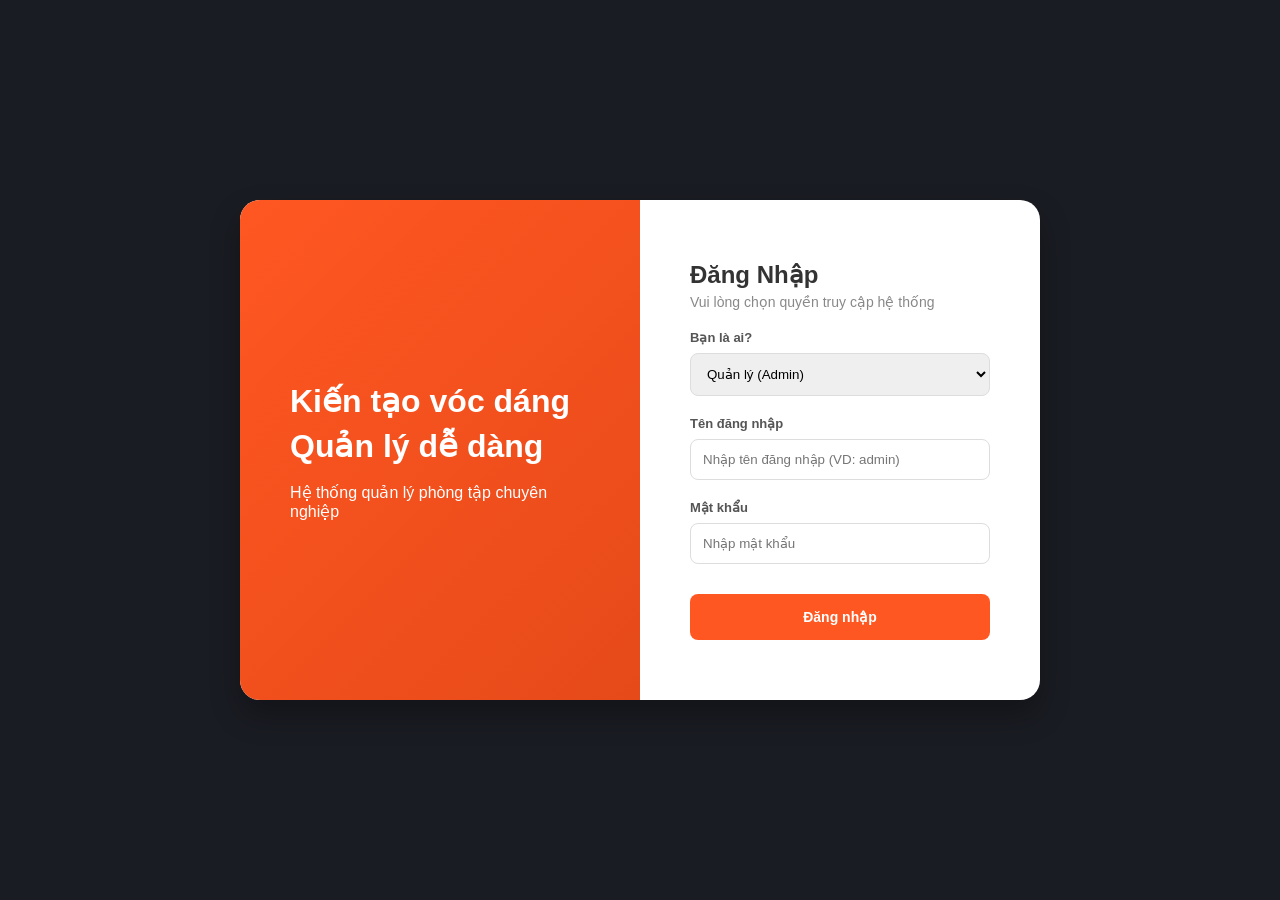
<file: login.html>
<!DOCTYPE html>
<html lang="vi">
<head>
    <meta charset="UTF-8">
    <title>Đăng nhập - Gym Manager</title>
    <link rel="stylesheet" href="style.css">
</head>
<body class="login-body">
    <div class="login-container">
        <!-- BANNER -->
        <div class="login-banner">
            <h2>Kiến tạo vóc dáng<br>Quản lý dễ dàng</h2>
            <p>Hệ thống quản lý phòng tập chuyên nghiệp</p>
        </div>
        
        <!-- FORM ĐĂNG NHẬP -->
        <div class="login-form-box">
            <h2 style="margin-bottom: 5px;">Đăng Nhập</h2>
            <p style="color:#888; font-size:14px; margin-bottom: 20px;">Vui lòng chọn quyền truy cập hệ thống</p>
            
            <form id="loginForm">
                <div class="input-group">
                    <label>Bạn là ai?</label>
                    <select id="roleSelect">
                        <option value="admin">Quản lý (Admin)</option>
                        <option value="member">Hội viên (Khách)</option>
                    </select>
                </div>
                
                <div class="input-group">
                    <label id="userLabel">Tên đăng nhập</label>
                    <input type="text" id="username" placeholder="Nhập tên đăng nhập (VD: admin)" required>
                </div>
                
                <!-- Gắn id="passwordGroup" để JS có thể ẩn/hiện ô này -->
                <div class="input-group" id="passwordGroup">
                    <label>Mật khẩu</label>
                    <input type="password" id="password" placeholder="Nhập mật khẩu" required>
                </div>
                
                <button type="submit" class="btn btn-primary" style="width:100%; padding:15px; margin-top: 10px;">Đăng nhập</button>
            </form>
        </div>
    </div>

    <!-- JAVASCRIPT XỬ LÝ ẨN/HIỆN MẬT KHẨU VÀ ĐĂNG NHẬP -->
    <script>
        let roleSelect = document.getElementById("roleSelect");
        let passwordGroup = document.getElementById("passwordGroup");
        let passwordInput = document.getElementById("password");
        let usernameInput = document.getElementById("username");
        let userLabel = document.getElementById("userLabel");

        // 1. HIỆU ỨNG UX: Thay đổi form tùy theo vai trò được chọn
        roleSelect.addEventListener("change", function() {
            if (this.value === "member") {
                // Nếu là Khách: Ẩn ô mật khẩu, đổi câu nhắc
                passwordGroup.style.display = "none";
                passwordInput.required = false; // Bỏ bắt buộc nhập mật khẩu
                userLabel.innerText = "Mã Hội Viên";
                usernameInput.placeholder = "Nhập mã Hội Viên của bạn (VD: HV001)";
            } else {
                // Nếu là Admin: Hiện lại ô mật khẩu
                passwordGroup.style.display = "flex";
                passwordInput.required = true;
                userLabel.innerText = "Tên đăng nhập";
                usernameInput.placeholder = "Nhập tên đăng nhập (VD: admin)";
            }
        });

        // 2. LOGIC ĐĂNG NHẬP
        document.getElementById("loginForm").onsubmit = function(event) {
            event.preventDefault(); 
            
            var role = roleSelect.value;
            // Tự động chuyển chữ thường thành chữ IN HOA và xóa khoảng trắng thừa
            var user = usernameInput.value.trim().toUpperCase(); 
            var pass = passwordInput.value;
            
            if (role === "admin") {
                // KIỂM TRA QUẢN TRỊ VIÊN
                if (user === "ADMIN" && pass === "123456") {
                    window.location.href = "index.html";
                } else {
                    alert("Sai tên đăng nhập hoặc mật khẩu quản trị viên!");
                }
            } else {
                // KIỂM TRA HỘI VIÊN (KHÔNG CẦN MẬT KHẨU)
                let membersData = JSON.parse(localStorage.getItem("gymMembers")) || [];
                let isExist = membersData.find(mem => mem.id === user);
                
                if (isExist) {
                    // Nếu đúng mã HV, lưu vào trí nhớ tạm và cho vào trang cá nhân
                    localStorage.setItem("currentLoggedInMember", user);
                    window.location.href = "member_dashboard.html";
                } else {
                    alert("Tra cứu thất bại! Không tìm thấy mã hội viên " + user + " trong hệ thống. Vui lòng liên hệ Lễ tân.");
                }
            }
        };
    </script>
</body>
</html>
</file>
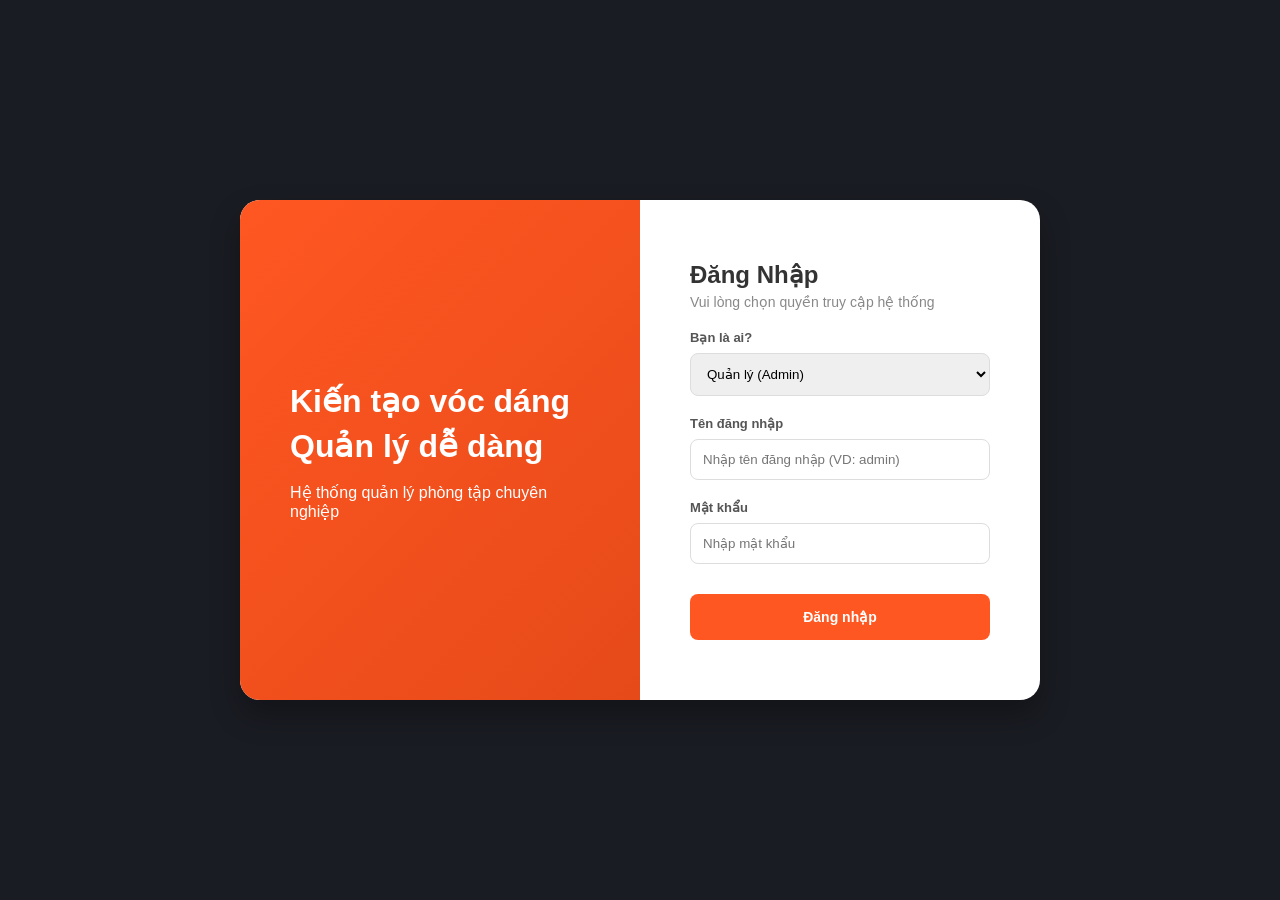
<file: member_dashboard.html>
<!DOCTYPE html>
<html lang="vi">
<head>
    <meta charset="UTF-8">
    <title>Trang Cá Nhân - Gym Manager</title>
    <link rel="stylesheet" href="style.css">
    <style>
        .member-profile-container { display: flex; justify-content: center; align-items: center; min-height: 100vh; background-color: #1a1c23; }
        .member-card { background: white; width: 450px; border-radius: 20px; overflow: hidden; box-shadow: 0 15px 30px rgba(0,0,0,0.3); text-align: center; }
        .member-card-header { background: linear-gradient(135deg, #ff5722, #e64a19); color: white; padding: 40px 20px; }
        .member-avatar { width: 90px; height: 90px; background: white; color: #ff5722; font-size: 32px; font-weight: bold; border-radius: 50%; display: flex; justify-content: center; align-items: center; margin: 0 auto 15px; border: 4px solid rgba(255,255,255,0.3); }
        .member-card-body { padding: 30px; }
        .info-row { display: flex; justify-content: space-between; border-bottom: 1px solid #eee; padding: 15px 0; font-size: 15px; }
        .info-row span { color: #888; }
        .info-row strong { color: #1a1c23; }
        .days-left-box { margin-top: 25px; padding: 20px; border-radius: 12px; background-color: #f8f9fa; border: 2px dashed #ddd; }
        .days-number { font-size: 40px; font-weight: bold; color: #ff5722; line-height: 1; margin: 10px 0; }
        .warning-text { color: #c62828; font-weight: bold; }
    </style>
</head>
<body>
    <div class="member-profile-container">
        <div class="member-card" id="cardContent">
            <div style="padding: 50px;">Đang tải thông tin...</div>
        </div>
    </div>

    <script>
        let currentUserId = localStorage.getItem("currentLoggedInMember");
        let membersData = JSON.parse(localStorage.getItem("gymMembers")) || [];
        let cardContent = document.getElementById("cardContent");

        let currentUser = membersData.find(mem => mem.id === currentUserId);

        if (currentUser) {
            let endParts = currentUser.end.split('/');
            let endDate = new Date(endParts[2], endParts[1] - 1, endParts[0]);
            
            let today = new Date();
            today.setHours(0, 0, 0, 0); 
            
            let diffTime = endDate - today;
            let diffDays = Math.ceil(diffTime / (1000 * 60 * 60 * 24));
            
            let daysDisplay = "";
            if (diffDays >= 0) {
                daysDisplay = `<div class="days-left-box">
                                  <span>Thời gian tập còn lại:</span>
                                  <div class="days-number">${diffDays}</div>
                                  <span>ngày</span>
                               </div>`;
            } else {
                daysDisplay = `<div class="days-left-box" style="border-color: #c62828; background-color: #ffebee;">
                                  <span class="warning-text">THẺ CỦA BẠN ĐÃ HẾT HẠN!</span>
                                  <p style="font-size:13px; margin-top:10px;">Vui lòng liên hệ Lễ tân để gia hạn.</p>
                               </div>`;
            }

            let initials = currentUser.name.substring(0, 2).toUpperCase();

            cardContent.innerHTML = `
                <div class="member-card-header">
                    <div class="member-avatar">${initials}</div>
                    <h2>${currentUser.name}</h2>
                    <p>Mã Hội Viên: <strong>${currentUser.id}</strong></p>
                </div>
                <div class="member-card-body">
                    <div class="info-row"><span>Gói dịch vụ:</span> <strong>${currentUser.plan}</strong></div>
                    <div class="info-row"><span>Ngày đăng ký:</span> <strong>${currentUser.start}</strong></div>
                    <div class="info-row"><span>Ngày hết hạn:</span> <strong>${currentUser.end}</strong></div>
                    <div class="info-row"><span>Giá trị hợp đồng:</span> <strong style="color:#2e7d32">${Number(currentUser.price).toLocaleString('vi-VN')}đ</strong></div>
                    ${daysDisplay}
                    <a href="login.html" class="btn btn-primary" style="display: block; width: 100%; margin-top: 25px; text-decoration: none;">Đăng xuất</a>
                </div>
            `;
        } else {
            window.location.href = "login.html"; // Đá văng ra ngoài nếu tài khoản không hợp lệ
        }
    </script>
</body>
</html>
</file>
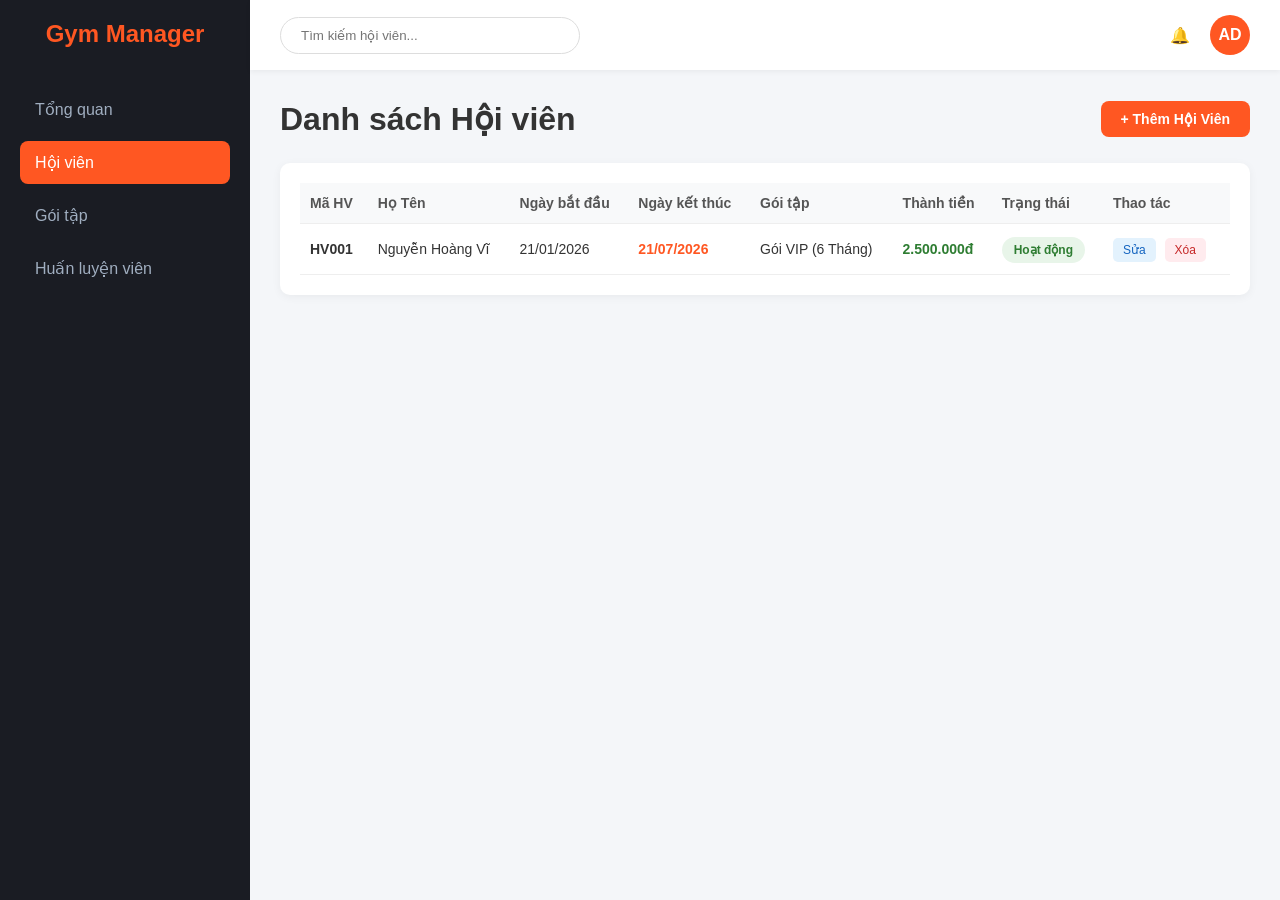
<file: members.html>
<!DOCTYPE html>
<html lang="vi">
<head>
    <meta charset="UTF-8">
    <title>Hội viên - Gym Admin</title>
    <link rel="stylesheet" href="style.css">
</head>
<body>
    <div class="dashboard-container">
        <!-- SIDEBAR -->
        <aside class="sidebar">
            <div class="logo"><h2>Gym Manager</h2></div>
            <nav class="menu">
                <ul>
                    <li><a href="index.html">Tổng quan</a></li>
                    <li><a href="members.html" class="active">Hội viên</a></li>
                    <li><a href="plans.html">Gói tập</a></li>
                    <li><a href="trainers.html">Huấn luyện viên</a></li>
                </ul>
            </nav>
        </aside>

        <!-- MAIN WRAPPER -->
        <div class="main-wrapper">
            <header class="header">
                <div class="search-bar"><input type="text" id="searchInput" placeholder="Tìm kiếm hội viên..."></div>
                <div class="user-profile">
                    <span class="notification">🔔</span>
                    <div class="avatar" onclick="document.getElementById('logoutMenu').classList.toggle('show-dropdown')">AD</div>
                    <div class="dropdown-content" id="logoutMenu">
                        <a href="login.html">Đăng xuất</a>
                    </div>
                </div>
            </header>

            <main class="main-content">
                <div class="page-header">
                    <h1>Danh sách Hội viên</h1>
                    <button class="btn btn-primary" onclick="openAddModal()">+ Thêm Hội Viên</button>
                </div>
                
                <div class="table-container">
                    <table class="data-table">
                        <thead>
                            <tr>
                                <th>Mã HV</th><th>Họ Tên</th><th>Ngày bắt đầu</th>
                                <th>Ngày kết thúc</th><th>Gói tập</th><th>Thành tiền</th><th>Trạng thái</th><th>Thao tác</th>
                            </tr>
                        </thead>
                        <tbody id="tableBody"></tbody>
                    </table>
                </div>
            </main>
        </div>
    </div>

    <!-- MODAL (CÓ THÊM 2 Ô CHỈNH NGÀY BẮT ĐẦU VÀ KẾT THÚC) -->
    <div id="modal" class="modal">
        <div class="modal-content">
            <div class="modal-header">
                <h2 id="modalTitle">Thêm Hội Viên</h2>
                <span class="close-btn" onclick="document.getElementById('modal').style.display='none'">&times;</span>
            </div>
            <div class="input-group"><label>Họ và Tên</label><input type="text" id="inpName" placeholder="Nhập tên hội viên"></div>
            
            <!-- 2 Ô CHỈNH NGÀY (CÓ THỂ TỰ CHỌN HOẶC NHẬP ĐỊNH DẠNG DD/MM/YYYY) -->
            <div class="input-group"><label>Ngày bắt đầu (VD: 21/07/2026)</label><input type="text" id="inpStart" placeholder="DD/MM/YYYY"></div>
            <div class="input-group"><label>Ngày kết thúc (VD: 21/01/2027)</label><input type="text" id="inpEnd" placeholder="DD/MM/YYYY"></div>

            <div class="input-group">
                <label>Gói tập</label>
                <select id="inpPlan"></select>
            </div>
            <div class="input-group">
                <label>Trạng thái</label>
                <select id="inpStatus"><option value="Hoạt động">Hoạt động</option><option value="Hết hạn">Hết hạn</option></select>
            </div>
            <button class="btn btn-primary" style="width:100%" id="btnSave">Lưu Thông Tin</button>
        </div>
    </div>

    <script>
        const tableBody = document.getElementById("tableBody");
        let editingIndex = -1; 
        
        let plansData = JSON.parse(localStorage.getItem("gymPlans"));
        if (!plansData || plansData.length === 0) {
            plansData = [
                { name: "Gói Classic (1 Tháng)", price: 500000, months: 1 },
                { name: "Gói VIP (6 Tháng)", price: 2500000, months: 6 }
            ];
            localStorage.setItem("gymPlans", JSON.stringify(plansData));
        }

        let planSelect = document.getElementById("inpPlan");
        planSelect.innerHTML = "";
        plansData.forEach(p => {
            planSelect.innerHTML += `<option value="${p.name}" data-price="${p.price}">${p.name} - ${p.price.toLocaleString('vi-VN')}đ</option>`;
        });

        let membersData = JSON.parse(localStorage.getItem("gymMembers"));
        if (!membersData || membersData.length === 0) {
            membersData = [
                { id: 'HV001', name: 'Nguyễn Hoàng Vĩ', start: '21/01/2026', end: '21/07/2026', plan: 'Gói VIP (6 Tháng)', price: 2500000, status: 'Hoạt động' }
            ];
            localStorage.setItem("gymMembers", JSON.stringify(membersData));
        }

        function renderTable() {
            tableBody.innerHTML = "";
            membersData.forEach((mem, index) => {
                let badgeClass = mem.status === "Hoạt động" ? "badge-active" : "badge-expired";
                tableBody.innerHTML += `
                    <tr>
                        <td><b>${mem.id}</b></td>
                        <td>${mem.name}</td>
                        <td>${mem.start}</td>
                        <td><b style="color:#ff5722">${mem.end}</b></td>
                        <td>${mem.plan}</td>
                        <td><b style="color:#2e7d32">${Number(mem.price).toLocaleString('vi-VN')}đ</b></td>
                        <td><span class="badge ${badgeClass}">${mem.status}</span></td>
                        <td>
                            <button class="btn-action edit" onclick="openEditModal(${index})">Sửa</button>
                            <button class="btn-action delete" onclick="deleteMember(${index})">Xóa</button>
                        </td>
                    </tr>`;
            });
        }
        renderTable();

        // Hàm hỗ trợ lấy ngày hiện tại định dạng DD/MM/YYYY
        function getCurrentDateStr() {
            let today = new Date();
            let d = today.getDate().toString().padStart(2, '0');
            let m = (today.getMonth() + 1).toString().padStart(2, '0');
            let y = today.getFullYear();
            return `${d}/${m}/${y}`;
        }

        // Hàm tính trước ngày kết thúc mặc định (cộng 1 tháng)
        function getDefaultEndDateStr() {
            let today = new Date();
            today.setMonth(today.getMonth() + 1);
            let d = today.getDate().toString().padStart(2, '0');
            let m = (today.getMonth() + 1).toString().padStart(2, '0');
            let y = today.getFullYear();
            return `${d}/${m}/${y}`;
        }

        function openAddModal() {
            editingIndex = -1;
            document.getElementById("modalTitle").innerText = "Thêm Hội Viên Mới";
            document.getElementById("inpName").value = '';
            // Gán sẵn ngày hiện tại và ngày kết thúc mặc định để người dùng dễ nhìn, nhưng có thể sửa trực tiếp
            document.getElementById("inpStart").value = getCurrentDateStr();
            document.getElementById("inpEnd").value = getDefaultEndDateStr();
            document.getElementById("inpStatus").value = "Hoạt động";
            document.getElementById('modal').style.display = 'flex';
        }

        function openEditModal(index) {
            editingIndex = index;
            let mem = membersData[index];
            document.getElementById("modalTitle").innerText = "Cập Nhật Hội Viên";
            document.getElementById("inpName").value = mem.name;
            document.getElementById("inpStart").value = mem.start; // Đưa ngày bắt đầu cũ lên ô nhập để sửa
            document.getElementById("inpEnd").value = mem.end;     // Đưa ngày kết thúc cũ lên ô nhập để sửa
            document.getElementById("inpPlan").value = mem.plan;
            document.getElementById("inpStatus").value = mem.status;
            document.getElementById('modal').style.display = 'flex';
        }

        document.getElementById("btnSave").onclick = function() {
            let name = document.getElementById("inpName").value;
            let startStr = document.getElementById("inpStart").value;
            let endStr = document.getElementById("inpEnd").value;
            let planOption = planSelect.options[planSelect.selectedIndex];
            let planName = planOption.value;
            let planPrice = Number(planOption.getAttribute('data-price'));
            let status = document.getElementById("inpStatus").value;
            
            if (!name || !startStr || !endStr) return alert("Vui lòng nhập đầy đủ Tên, Ngày bắt đầu và Ngày kết thúc!");

            if (editingIndex === -1) {
                let newId = 'HV' + String(membersData.length + 1).padStart(3, '0');
                membersData.push({ id: newId, name: name, start: startStr, end: endStr, plan: planName, price: planPrice, status: status });
            } else {
                membersData[editingIndex].name = name;
                membersData[editingIndex].start = startStr; // Lưu ngày mới do người dùng vừa chỉnh sửa
                membersData[editingIndex].end = endStr;     // Lưu ngày mới do người dùng vừa chỉnh sửa
                membersData[editingIndex].plan = planName;
                membersData[editingIndex].price = planPrice;
                membersData[editingIndex].status = status;
            }

            localStorage.setItem("gymMembers", JSON.stringify(membersData));
            renderTable();
            document.getElementById('modal').style.display = 'none';
        }

        function deleteMember(index) {
            if (confirm("Xóa hội viên này?")) {
                membersData.splice(index, 1);
                localStorage.setItem("gymMembers", JSON.stringify(membersData));
                renderTable();
            }
        }

        // Live Search
        document.getElementById("searchInput").addEventListener("input", function() {
            let filter = this.value.toLowerCase().trim();
            let rows = document.querySelectorAll("#tableBody tr");
            rows.forEach(row => {
                let rowText = row.innerText.toLowerCase();
                row.style.display = rowText.includes(filter) ? "" : "none";
            });
        });
    </script>
</body>
</html>
</file>
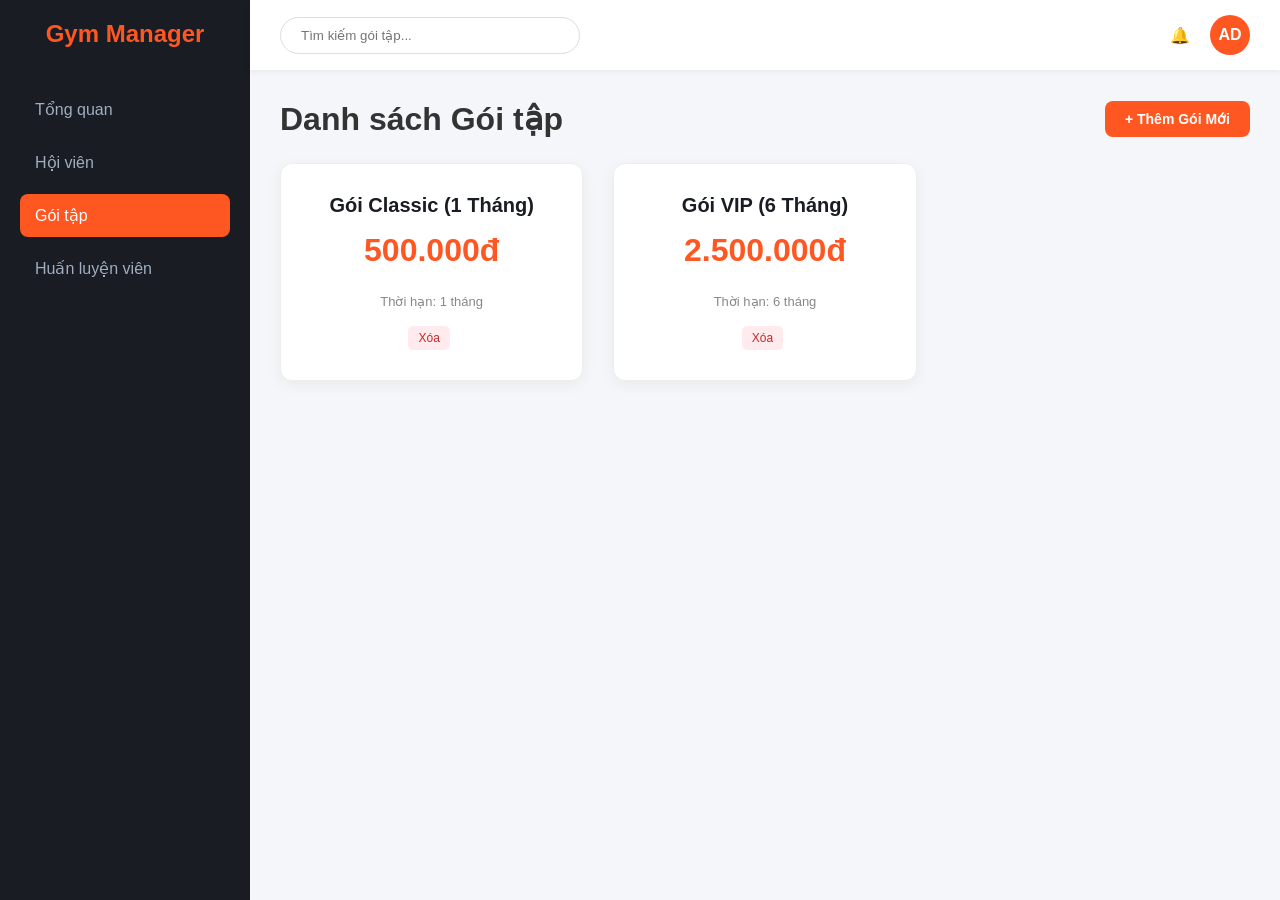
<file: plans.html>
<!DOCTYPE html>
<html lang="vi">
<head>
    <meta charset="UTF-8">
    <title>Gói tập - Gym Admin</title>
    <link rel="stylesheet" href="style.css">
</head>
<body>
    <div class="dashboard-container">
        <aside class="sidebar">
            <div class="logo"><h2>Gym Manager</h2></div>
            <nav class="menu">
                <ul>
                    <li><a href="index.html">Tổng quan</a></li>
                    <li><a href="members.html">Hội viên</a></li>
                    <li><a href="plans.html" class="active">Gói tập</a></li>
                    <li><a href="trainers.html">Huấn luyện viên</a></li>
                </ul>
            </nav>
        </aside>

        <div class="main-wrapper">
            <header class="header">
                <!-- Đã thêm id="searchInput" vào đây -->
                <div class="search-bar"><input type="text" id="searchInput" placeholder="Tìm kiếm gói tập..."></div>
                <div class="user-profile">
                    <span class="notification">🔔</span>
                    <div class="avatar" onclick="document.getElementById('logoutMenu').classList.toggle('show-dropdown')">AD</div>
                    <div class="dropdown-content" id="logoutMenu">
                        <a href="login.html">Đăng xuất</a>
                    </div>
                </div>
            </header>

            <main class="main-content">
                <div class="page-header">
                    <h1>Danh sách Gói tập</h1>
                    <button class="btn btn-primary" onclick="document.getElementById('modal').style.display='flex'">+ Thêm Gói Mới</button>
                </div>
                <div class="grid-layout" id="gridContainer"></div>
            </main>
        </div>
    </div>

    <!-- MODAL -->
    <div id="modal" class="modal">
        <div class="modal-content">
            <div class="modal-header">
                <h2>Thêm Gói Tập</h2><span class="close-btn" onclick="document.getElementById('modal').style.display='none'">&times;</span>
            </div>
            <div class="input-group"><label>Tên gói</label><input type="text" id="inpName" placeholder="VD: Gói Sinh viên (3 Tháng)"></div>
            <div class="input-group"><label>Giá tiền (VNĐ)</label><input type="number" id="inpPrice" placeholder="VD: 1500000"></div>
            <div class="input-group"><label>Số tháng hiệu lực (Để hệ thống tính ngày)</label><input type="number" id="inpMonths" placeholder="VD: 3"></div>
            <button class="btn btn-primary" style="width:100%" id="btnSave">Tạo Gói</button>
        </div>
    </div>

    <script>
        let plansData = JSON.parse(localStorage.getItem("gymPlans")) || [
            { name: "Gói Classic (1 Tháng)", price: 500000, months: 1 },
            { name: "Gói VIP (6 Tháng)", price: 2500000, months: 6 }
        ];

        function renderPlans() {
            let container = document.getElementById("gridContainer");
            container.innerHTML = "";
            plansData.forEach((p, index) => {
                container.innerHTML += `<div class="card-item">
                    <h2 class="card-title">${p.name}</h2>
                    <div class="card-price">${Number(p.price).toLocaleString('vi-VN')}đ</div>
                    <p style="color:#888; font-size: 13px; margin-bottom: 15px;">Thời hạn: ${p.months} tháng</p>
                    <button class="btn-action delete" onclick="deletePlan(${index})">Xóa</button>
                </div>`;
            });
        }
        renderPlans();

        document.getElementById("btnSave").onclick = function() {
            let name = document.getElementById("inpName").value;
            let price = document.getElementById("inpPrice").value;
            let months = document.getElementById("inpMonths").value;
            if(!name || !price || !months) return alert("Nhập đủ thông tin!");
            
            plansData.push({ name: name, price: Number(price), months: Number(months) });
            localStorage.setItem("gymPlans", JSON.stringify(plansData));
            renderPlans();
            
            document.getElementById('modal').style.display = 'none';
            document.getElementById("inpName").value = '';
            document.getElementById("inpPrice").value = '';
            document.getElementById("inpMonths").value = '';
        }

        function deletePlan(index) {
            if(confirm("Xóa gói này?")) {
                plansData.splice(index, 1);
                localStorage.setItem("gymPlans", JSON.stringify(plansData));
                renderPlans();
            }
        }

        // ==========================================
        // LIVE SEARCH CHO TRANG GÓI TẬP
        // ==========================================
        document.getElementById("searchInput").addEventListener("input", function() {
            let filter = this.value.toLowerCase().trim();
            let cards = document.querySelectorAll(".card-item");
            
            cards.forEach(card => {
                let cardText = card.innerText.toLowerCase();
                card.style.display = cardText.includes(filter) ? "" : "none";
            });
        });
    </script>
</body>
</html>
</file>
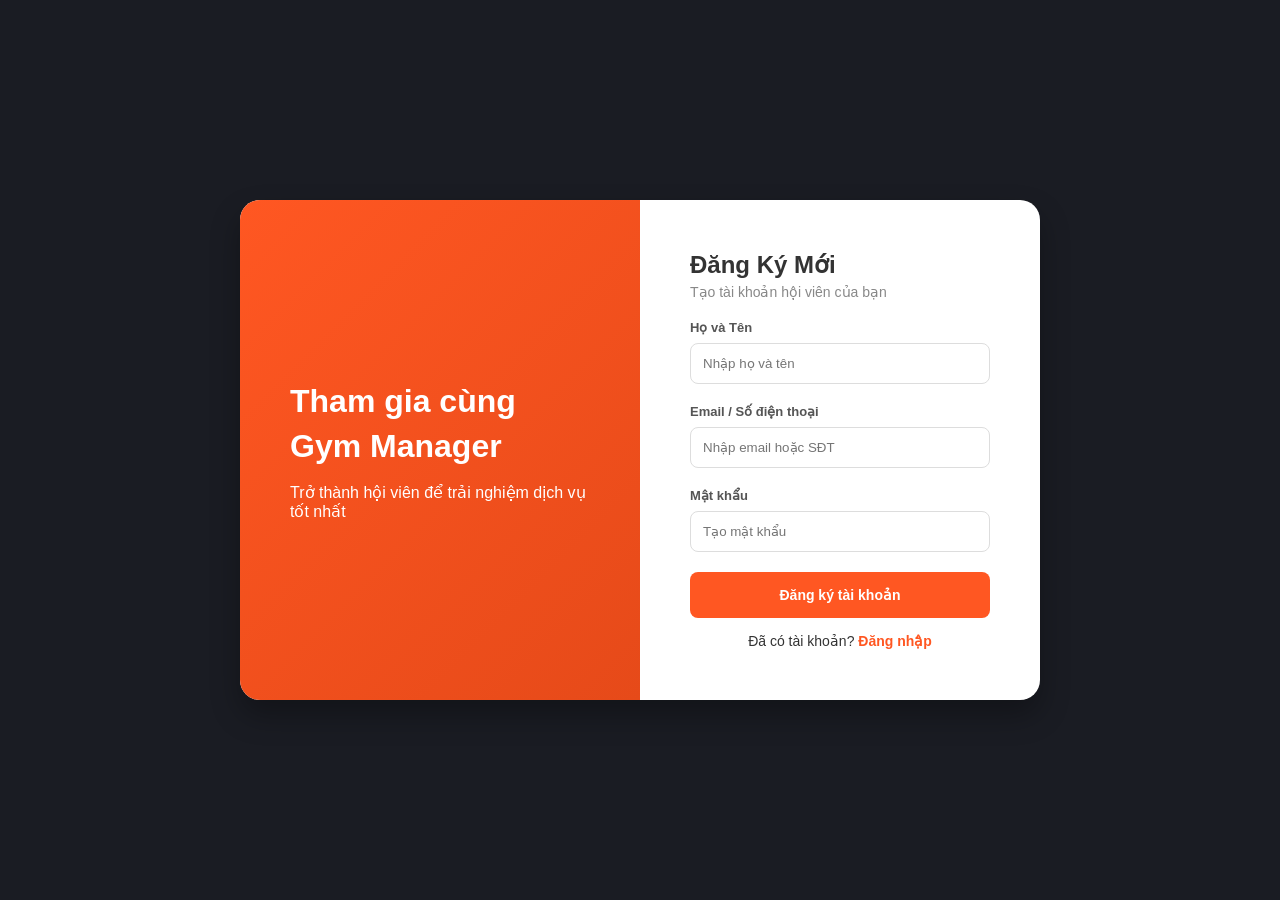
<file: register.html>
<!DOCTYPE html>
<html lang="vi">
<head>
    <meta charset="UTF-8">
    <title>Đăng ký - Gym Manager</title>
    <link rel="stylesheet" href="style.css">
</head>
<body class="login-body">
    <div class="login-container">
        <div class="login-banner">
            <h2>Tham gia cùng<br>Gym Manager</h2>
            <p>Trở thành hội viên để trải nghiệm dịch vụ tốt nhất</p>
        </div>
        <div class="login-form-box">
            <h2 style="margin-bottom: 5px;">Đăng Ký Mới</h2>
            <p style="color:#888; font-size:14px; margin-bottom: 20px;">Tạo tài khoản hội viên của bạn</p>
            
            <form id="registerForm">
                <div class="input-group">
                    <label>Họ và Tên</label>
                    <input type="text" placeholder="Nhập họ và tên" required>
                </div>
                <div class="input-group">
                    <label>Email / Số điện thoại</label>
                    <input type="text" placeholder="Nhập email hoặc SĐT" required>
                </div>
                <div class="input-group">
                    <label>Mật khẩu</label>
                    <input type="password" placeholder="Tạo mật khẩu" required>
                </div>
                <button type="submit" class="btn btn-primary" style="width:100%; padding:15px;">Đăng ký tài khoản</button>
                <p style="text-align: center; margin-top: 15px; font-size: 14px;">
                    Đã có tài khoản? <a href="login.html" style="color: #ff5722; font-weight: bold; text-decoration: none;">Đăng nhập</a>
                </p>
            </form>
        </div>
    </div>
    <script>
        document.getElementById("registerForm").onsubmit = function(event) {
            event.preventDefault();
            alert("Chúc mừng bạn đã đăng ký thành công! Hệ thống sẽ chuyển về trang đăng nhập.");
            window.location.href = "login.html";
        };
    </script>
</body>
</html>
</file>
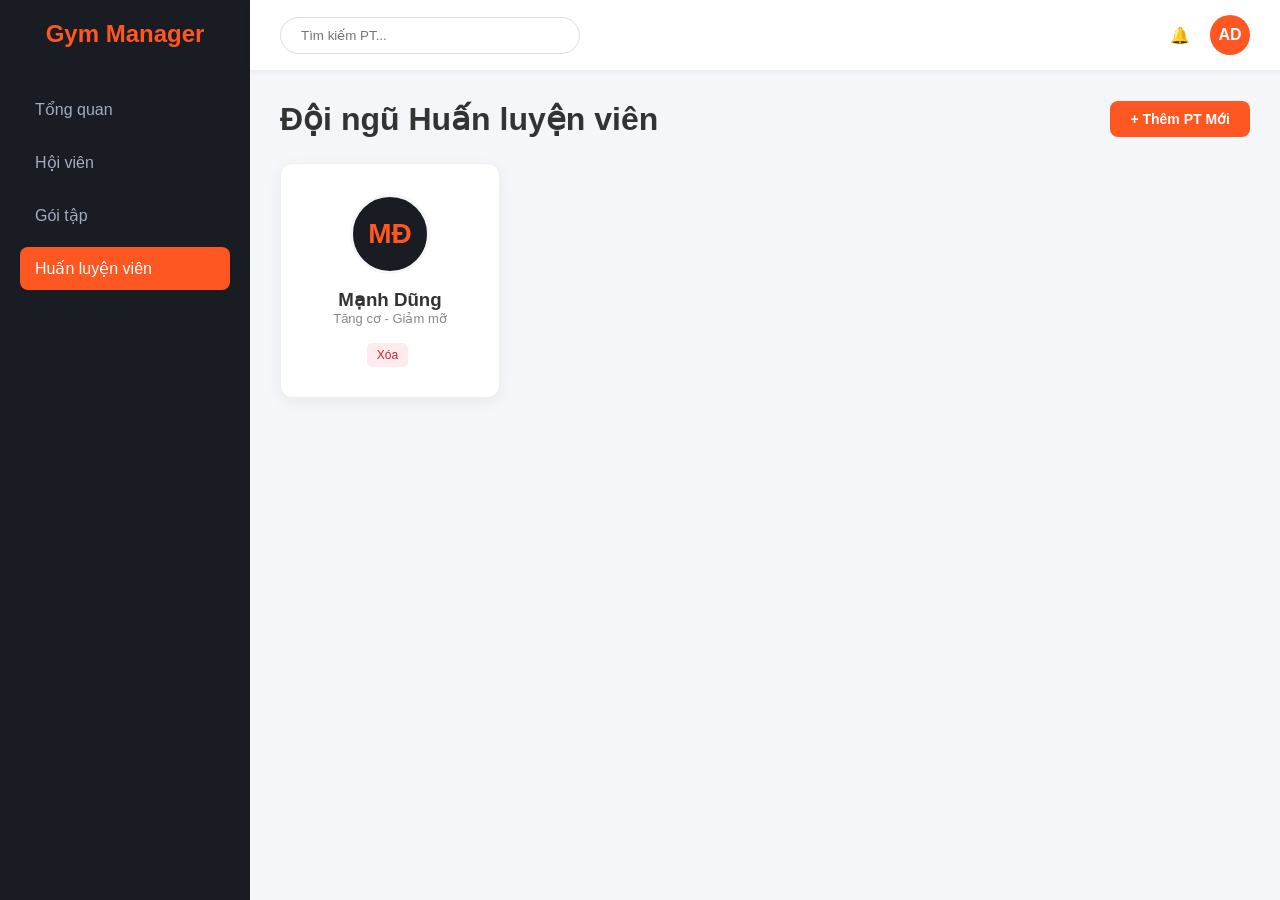
<file: trainers.html>
<!DOCTYPE html>
<html lang="vi">
<head>
    <meta charset="UTF-8">
    <title>Huấn luyện viên - Gym Admin</title>
    <link rel="stylesheet" href="style.css">
</head>
<body>
    <div class="dashboard-container">
        <aside class="sidebar">
            <div class="logo"><h2>Gym Manager</h2></div>
            <nav class="menu">
                <ul>
                    <li><a href="index.html">Tổng quan</a></li>
                    <li><a href="members.html">Hội viên</a></li>
                    <li><a href="plans.html">Gói tập</a></li>
                    <li><a href="trainers.html" class="active">Huấn luyện viên</a></li>
                </ul>
            </nav>
        </aside>

        <div class="main-wrapper">
            <header class="header">
                <!-- Đã thêm id="searchInput" vào đây -->
                <div class="search-bar"><input type="text" id="searchInput" placeholder="Tìm kiếm PT..."></div>
                <div class="user-profile">
                    <span class="notification">🔔</span>
                    <div class="avatar" onclick="document.getElementById('logoutMenu').classList.toggle('show-dropdown')">AD</div>
                    <div class="dropdown-content" id="logoutMenu">
                        <a href="login.html">Đăng xuất</a>
                    </div>
                </div>
            </header>

            <main class="main-content">
                <div class="page-header">
                    <h1>Đội ngũ Huấn luyện viên</h1>
                    <button class="btn btn-primary" onclick="document.getElementById('modal').style.display='flex'">+ Thêm PT Mới</button>
                </div>
                <div class="grid-layout" id="gridContainer" style="grid-template-columns: repeat(4, 1fr);"></div>
            </main>
        </div>
    </div>

    <!-- MODAL -->
    <div id="modal" class="modal">
        <div class="modal-content">
            <div class="modal-header">
                <h2>Thêm PT</h2><span class="close-btn" onclick="document.getElementById('modal').style.display='none'">&times;</span>
            </div>
            <div class="input-group"><label>Tên PT</label><input type="text" id="inpName"></div>
            <div class="input-group"><label>Chuyên môn</label><input type="text" id="inpSpec"></div>
            <button class="btn btn-primary" style="width:100%" id="btnSave">Lưu Hồ Sơ</button>
        </div>
    </div>

    <script>
        let trainersData = JSON.parse(localStorage.getItem("gymTrainers")) || [
            { name: "Mạnh Dũng", spec: "Tăng cơ - Giảm mỡ", initials: "MĐ" }
        ];

        function renderTrainers() {
            let container = document.getElementById("gridContainer");
            container.innerHTML = "";
            trainersData.forEach((t, index) => {
                container.innerHTML += `<div class="card-item">
                    <div class="trainer-avatar">${t.initials}</div><h3>${t.name}</h3>
                    <p style="font-size:13px; color:#888; margin-bottom:15px;">${t.spec}</p>
                    <button class="btn-action delete" onclick="deletePT(${index})">Xóa</button>
                </div>`;
            });
        }
        renderTrainers();

        document.getElementById("btnSave").onclick = function() {
            let name = document.getElementById("inpName").value;
            let spec = document.getElementById("inpSpec").value;
            if(!name || !spec) return alert("Nhập đủ thông tin!");
            
            let initials = name.substring(0, 2).toUpperCase();
            trainersData.push({ name: name, spec: spec, initials: initials });
            localStorage.setItem("gymTrainers", JSON.stringify(trainersData));
            renderTrainers();
            
            document.getElementById('modal').style.display = 'none';
            document.getElementById("inpName").value = '';
            document.getElementById("inpSpec").value = '';
        }

        function deletePT(index) {
            if(confirm("Xóa PT này khỏi hệ thống?")) {
                trainersData.splice(index, 1);
                localStorage.setItem("gymTrainers", JSON.stringify(trainersData));
                renderTrainers();
            }
        }

        // ==========================================
        // LIVE SEARCH CHO TRANG HUẤN LUYỆN VIÊN
        // ==========================================
        document.getElementById("searchInput").addEventListener("input", function() {
            let filter = this.value.toLowerCase().trim();
            let cards = document.querySelectorAll(".card-item");
            
            cards.forEach(card => {
                let cardText = card.innerText.toLowerCase();
                card.style.display = cardText.includes(filter) ? "" : "none";
            });
        });
    </script>
</body>
</html>
</file>
<file: style.css>
/* =========================================
   1. CÀI ĐẶT CHUNG (RESET & BASE)
========================================= */
* { margin: 0; padding: 0; box-sizing: border-box; font-family: 'Segoe UI', Tahoma, Geneva, Verdana, sans-serif; }
body { background-color: #f4f6f9; color: #333; }
.btn { padding: 10px 20px; border: none; border-radius: 8px; cursor: pointer; font-weight: bold; font-size: 14px; }
.btn-primary { background-color: #ff5722; color: white; transition: 0.3s; }
.btn-primary:hover { background-color: #e64a19; }
.page-header { display: flex; justify-content: space-between; align-items: center; margin-bottom: 25px; }

/* =========================================
   2. BỐ CỤC CHÍNH (SIDEBAR & HEADER)
========================================= */
.dashboard-container { display: flex; min-height: 100vh; }
.sidebar { width: 250px; background-color: #1a1c23; color: white; padding: 20px; }
.sidebar .logo h2 { color: #ff5722; text-align: center; margin-bottom: 40px; }
.menu ul { list-style: none; }
.menu ul li { margin-bottom: 10px; }
.menu ul li a { color: #a0aec0; text-decoration: none; display: block; padding: 12px 15px; border-radius: 8px; transition: 0.3s; }
.menu ul li a:hover, .menu ul li a.active { background-color: #ff5722; color: white; }
.main-wrapper { flex: 1; display: flex; flex-direction: column; }
.header { height: 70px; background-color: white; display: flex; justify-content: space-between; align-items: center; padding: 0 30px; box-shadow: 0 2px 5px rgba(0,0,0,0.05); }
.search-bar input { padding: 10px 20px; border: 1px solid #ddd; border-radius: 20px; width: 300px; outline: none; }

/* DROPDOWN MENU */
.user-profile { display: flex; align-items: center; gap: 20px; position: relative; }
.avatar { background-color: #ff5722; color: white; width: 40px; height: 40px; border-radius: 50%; display: flex; justify-content: center; align-items: center; font-weight: bold; cursor: pointer; }
.dropdown-content { display: none; position: absolute; top: 50px; right: 0; background-color: white; min-width: 130px; box-shadow: 0 5px 15px rgba(0,0,0,0.1); border-radius: 8px; overflow: hidden; z-index: 999; }
.dropdown-content a { color: #333; padding: 12px 16px; text-decoration: none; display: block; font-size: 14px; text-align: center; }
.dropdown-content a:hover { background-color: #f4f6f9; color: #e53935; font-weight: bold; }
.show-dropdown { display: block; }
.main-content { padding: 30px; flex: 1; }

/* =========================================
   3. TRANG TỔNG QUAN (DASHBOARD)
========================================= */
.stats-grid { display: grid; grid-template-columns: repeat(4, 1fr); gap: 20px; margin-bottom: 30px; }
.stat-card { background: white; padding: 20px; border-radius: 10px; box-shadow: 0 2px 10px rgba(0,0,0,0.05); border-left: 5px solid #ff5722; }
.stat-card h3 { font-size: 14px; color: #888; margin-bottom: 10px; }
.stat-card .number { font-size: 28px; font-weight: bold; color: #1a1c23; }
.dashboard-details { display: grid; grid-template-columns: 2fr 1fr; gap: 20px; }
.chart-section, .alert-section { background: white; padding: 20px; border-radius: 10px; box-shadow: 0 2px 10px rgba(0,0,0,0.05); }
.alert-section ul { list-style: none; margin-top: 15px; }

/* =========================================
   4. BẢNG (TABLE) & THẺ (CARDS)
========================================= */
.table-container { background: white; border-radius: 10px; padding: 20px; box-shadow: 0 2px 10px rgba(0,0,0,0.05); overflow-x: auto; }
.data-table { width: 100%; border-collapse: collapse; min-width: 800px; }
.data-table th, .data-table td { padding: 12px 10px; text-align: left; border-bottom: 1px solid #eee; font-size: 14px; }
.data-table th { background-color: #f8f9fa; color: #555; font-weight: 600; }
.badge { padding: 6px 12px; border-radius: 20px; font-size: 12px; font-weight: bold; }
.badge-active { background-color: #e8f5e9; color: #2e7d32; }
.badge-expired { background-color: #ffebee; color: #c62828; }
.btn-action { padding: 5px 10px; border: none; border-radius: 5px; cursor: pointer; font-size: 12px; margin-right: 5px; margin-top: 2px; }
.btn-action.edit { background-color: #e3f2fd; color: #1565c0; }
.btn-action.delete { background-color: #ffebee; color: #c62828; }

.grid-layout { display: grid; grid-template-columns: repeat(3, 1fr); gap: 30px; margin-top: 20px; }
.card-item { background: white; border-radius: 12px; padding: 30px 20px; box-shadow: 0 4px 15px rgba(0,0,0,0.05); text-align: center; border: 1px solid #eee; transition: transform 0.3s; }
.card-item:hover { transform: translateY(-5px); box-shadow: 0 8px 25px rgba(0,0,0,0.1); }
.card-title { font-size: 20px; color: #1a1c23; margin-bottom: 15px; }
.card-price { font-size: 32px; font-weight: bold; color: #ff5722; margin-bottom: 25px; }
.card-price span { font-size: 14px; color: #888; font-weight: normal; }
.trainer-avatar { width: 80px; height: 80px; background-color: #1a1c23; color: #ff5722; font-size: 28px; font-weight: bold; border-radius: 50%; display: flex; justify-content: center; align-items: center; margin: 0 auto 15px; border: 3px solid #f4f6f9; }

/* =========================================
   5. MODAL POPUP & ĐĂNG NHẬP
========================================= */
.modal { display: none; position: fixed; z-index: 1000; left: 0; top: 0; width: 100%; height: 100%; background-color: rgba(0, 0, 0, 0.5); align-items: center; justify-content: center; }
.modal-content { background-color: white; padding: 30px; border-radius: 12px; width: 450px; animation: slideDown 0.3s ease-out; }
@keyframes slideDown { from { opacity: 0; transform: translateY(-30px); } to { opacity: 1; transform: translateY(0); } }
.modal-header { display: flex; justify-content: space-between; align-items: center; margin-bottom: 25px; }
.close-btn { font-size: 28px; font-weight: bold; color: #888; cursor: pointer; }
.input-group { margin-bottom: 20px; display: flex; flex-direction: column; text-align: left; }
.input-group label { font-size: 13px; font-weight: bold; color: #555; margin-bottom: 8px; }
.input-group input, .input-group select { padding: 12px; border: 1px solid #ddd; border-radius: 8px; outline: none; }

.login-body { background-color: #1a1c23; display: flex; justify-content: center; align-items: center; height: 100vh; }
.login-container { display: flex; width: 800px; height: 500px; background: white; border-radius: 20px; overflow: hidden; box-shadow: 0 15px 30px rgba(0,0,0,0.3); }
.login-banner { flex: 1; background: linear-gradient(135deg, #ff5722, #e64a19); color: white; padding: 50px; display: flex; flex-direction: column; justify-content: center; }
.login-banner h2 { font-size: 32px; margin-bottom: 15px; line-height: 1.4; }
.login-form-box { flex: 1; padding: 50px; display: flex; flex-direction: column; justify-content: center; }
</file>
